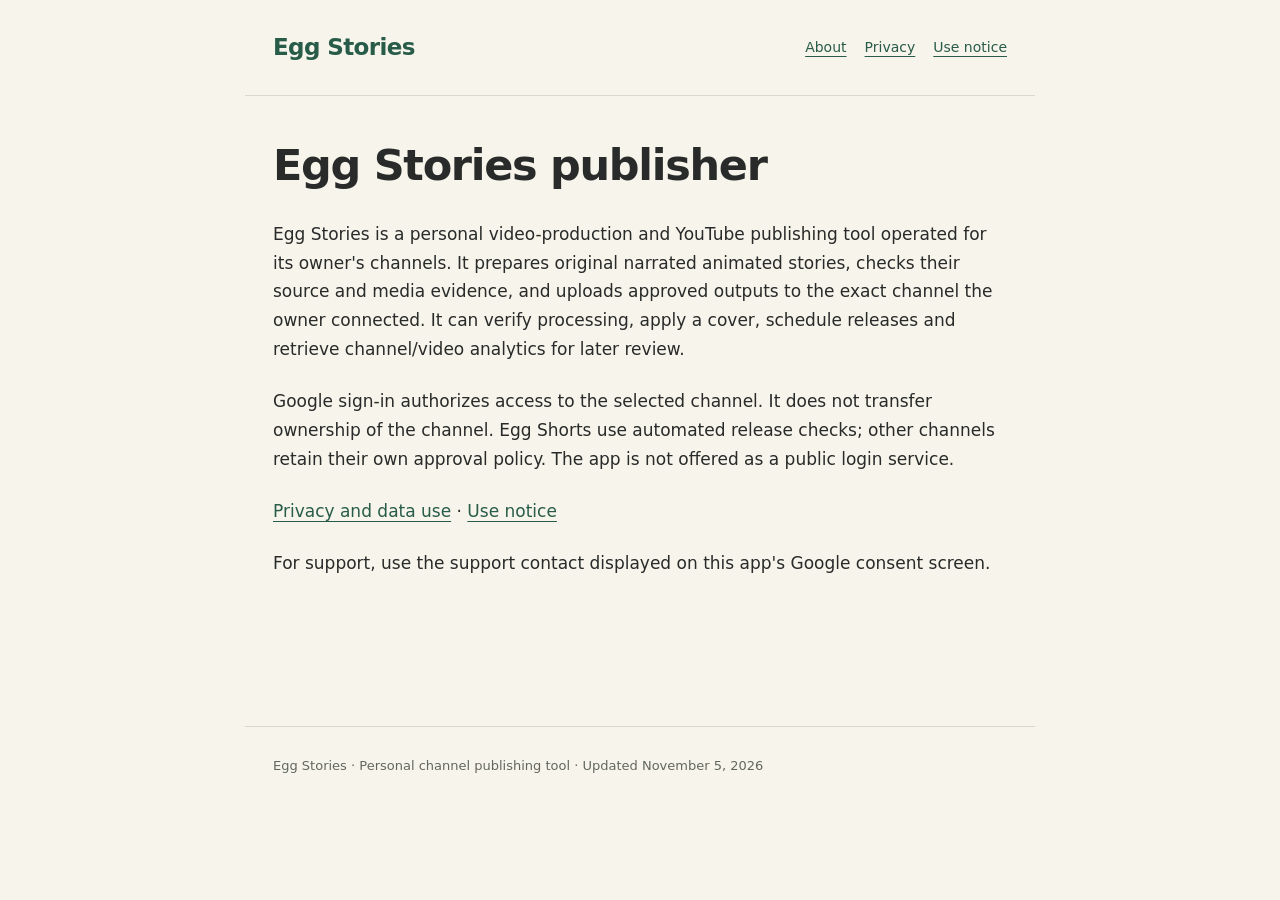
<file: index.html>
<!doctype html>
<html lang="en"><head><meta charset="utf-8"><meta name="viewport" content="width=device-width,initial-scale=1">
<meta http-equiv="Content-Security-Policy" content="default-src 'none'; style-src 'self'; base-uri 'none'; form-action 'none'">
<title>Egg Stories publisher · Egg Stories</title><meta name="description" content="Egg Stories personal YouTube publishing tool: app information, privacy and data use."><link rel="stylesheet" href="style.css"></head>
<body><header><a href="index.html">Egg Stories</a><nav aria-label="App information"><a href="index.html">About</a><a href="privacy.html">Privacy</a><a href="terms.html">Use notice</a></nav></header><main><h1>Egg Stories publisher</h1>
<p>Egg Stories is a personal video-production and YouTube publishing tool operated
for its owner's channels. It prepares original narrated animated stories, checks
their source and media evidence, and uploads approved outputs to the exact channel
the owner connected. It can verify processing, apply a cover, schedule releases
and retrieve channel/video analytics for later review.</p>
<p>Google sign-in authorizes access to the selected channel. It does not transfer
ownership of the channel. Egg Shorts use automated release checks; other channels
retain their own approval policy. The app is not offered as a public login service.</p>
<p><a href="privacy.html">Privacy and data use</a> · <a href="terms.html">Use notice</a></p>
<p>For support, use the support contact displayed on this app's Google consent screen.</p>
</main><footer>Egg Stories · Personal channel publishing tool · Updated November 5, 2026</footer></body></html>
</file>
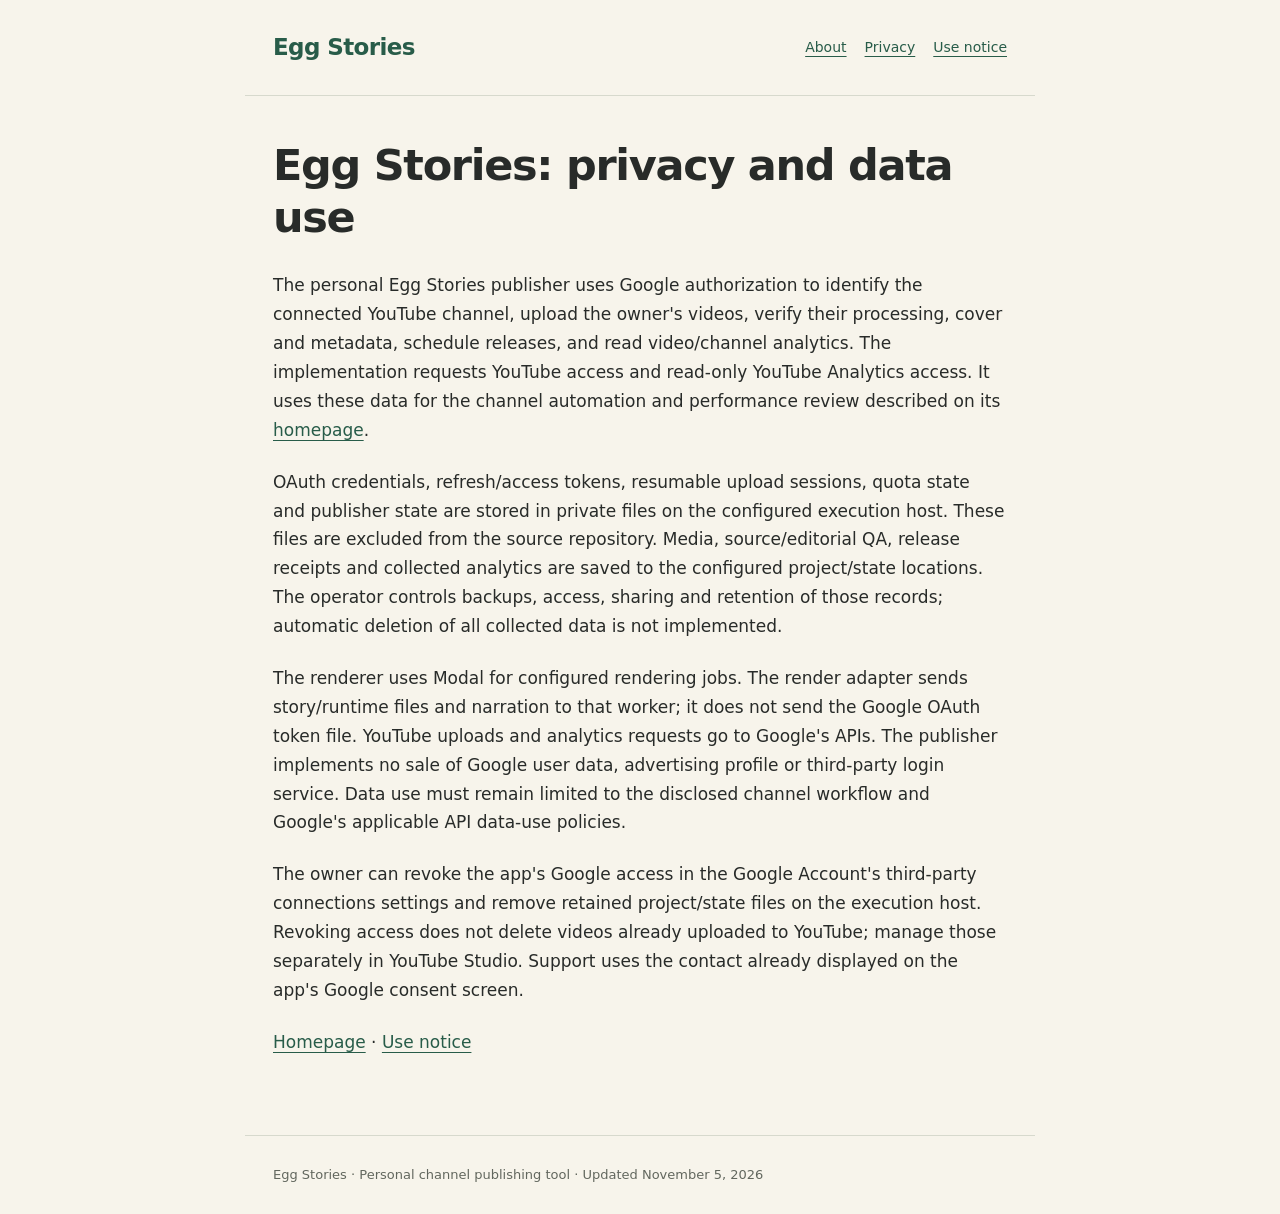
<file: privacy.html>
<!doctype html>
<html lang="en"><head><meta charset="utf-8"><meta name="viewport" content="width=device-width,initial-scale=1">
<meta http-equiv="Content-Security-Policy" content="default-src 'none'; style-src 'self'; base-uri 'none'; form-action 'none'">
<title>Privacy and data use · Egg Stories</title><meta name="description" content="Egg Stories personal YouTube publishing tool: app information, privacy and data use."><link rel="stylesheet" href="style.css"></head>
<body><header><a href="index.html">Egg Stories</a><nav aria-label="App information"><a href="index.html">About</a><a href="privacy.html">Privacy</a><a href="terms.html">Use notice</a></nav></header><main><h1>Egg Stories: privacy and data use</h1>
<p>The personal Egg Stories publisher uses Google authorization to identify the
connected YouTube channel, upload the owner's videos, verify their processing,
cover and metadata, schedule releases, and read video/channel analytics. The
implementation requests YouTube access and read-only YouTube Analytics access.
It uses these data for the channel automation and performance review described
on its <a href="index.html">homepage</a>.</p>
<p>OAuth credentials, refresh/access tokens, resumable upload sessions, quota state
and publisher state are stored in private files on the configured execution host.
These files are excluded from the source repository. Media, source/editorial QA,
release receipts and collected analytics are saved to the configured project/state
locations. The operator controls backups, access, sharing and retention of those
records; automatic deletion of all collected data is not implemented.</p>
<p>The renderer uses Modal for configured rendering jobs. The render adapter sends
story/runtime files and narration to that worker; it does not send the Google
OAuth token file. YouTube uploads and analytics requests go to Google's APIs.
The publisher implements no sale of Google user data, advertising profile or
third-party login service. Data use must remain limited to the disclosed channel
workflow and Google's applicable API data-use policies.</p>
<p>The owner can revoke the app's Google access in the Google Account's third-party
connections settings and remove retained project/state files on the execution
host. Revoking access does not delete videos already uploaded to YouTube; manage
those separately in YouTube Studio. Support uses the contact already displayed
on the app's Google consent screen.</p>
<p><a href="index.html">Homepage</a> · <a href="terms.html">Use notice</a></p>
</main><footer>Egg Stories · Personal channel publishing tool · Updated November 5, 2026</footer></body></html>
</file>
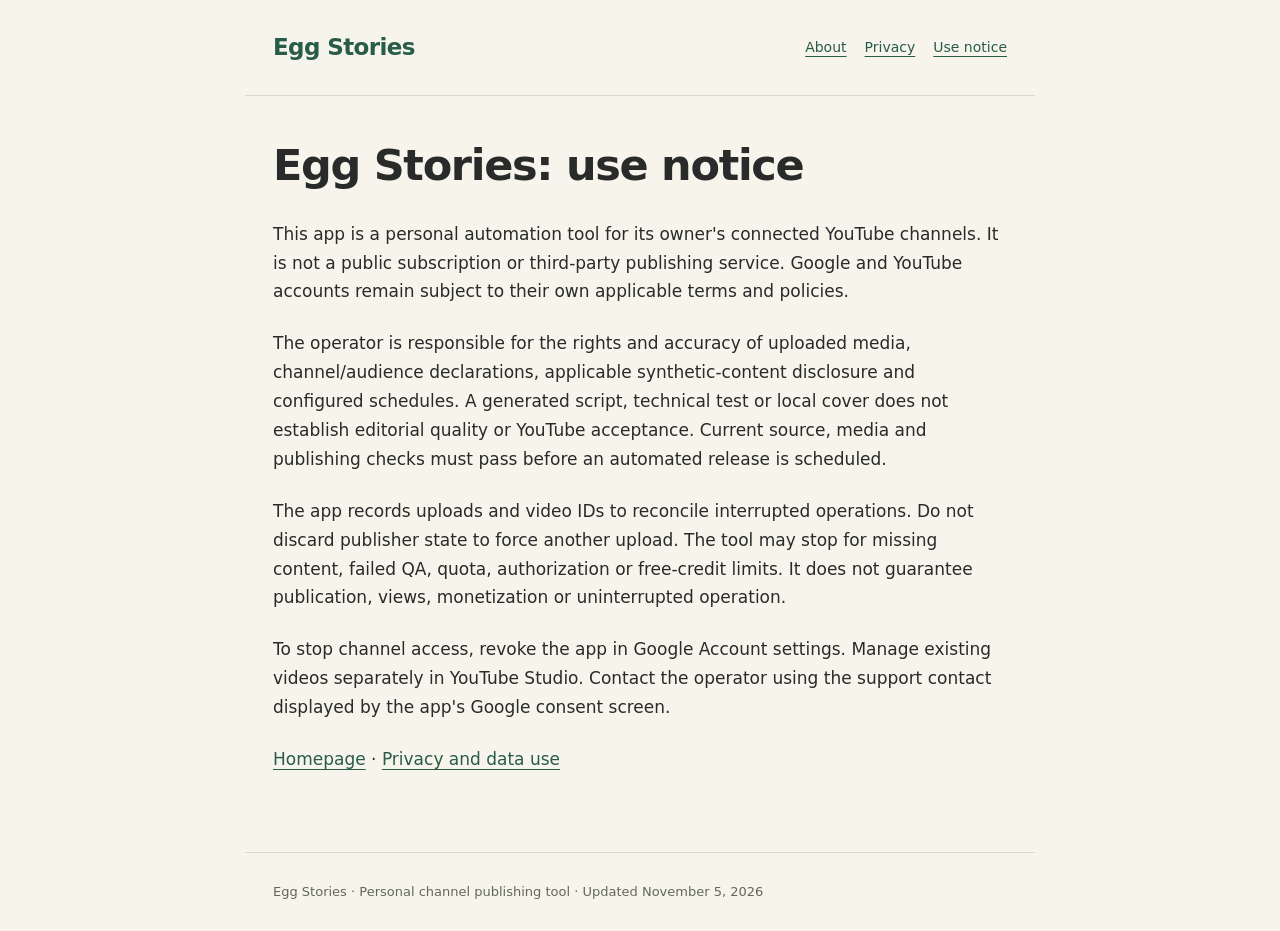
<file: terms.html>
<!doctype html>
<html lang="en"><head><meta charset="utf-8"><meta name="viewport" content="width=device-width,initial-scale=1">
<meta http-equiv="Content-Security-Policy" content="default-src 'none'; style-src 'self'; base-uri 'none'; form-action 'none'">
<title>Use notice · Egg Stories</title><meta name="description" content="Egg Stories personal YouTube publishing tool: app information, privacy and data use."><link rel="stylesheet" href="style.css"></head>
<body><header><a href="index.html">Egg Stories</a><nav aria-label="App information"><a href="index.html">About</a><a href="privacy.html">Privacy</a><a href="terms.html">Use notice</a></nav></header><main><h1>Egg Stories: use notice</h1>
<p>This app is a personal automation tool for its owner's connected YouTube channels.
It is not a public subscription or third-party publishing service. Google and
YouTube accounts remain subject to their own applicable terms and policies.</p>
<p>The operator is responsible for the rights and accuracy of uploaded media,
channel/audience declarations, applicable synthetic-content disclosure and
configured schedules. A generated script, technical test or local cover does not
establish editorial quality or YouTube acceptance. Current source, media and
publishing checks must pass before an automated release is scheduled.</p>
<p>The app records uploads and video IDs to reconcile interrupted operations.
Do not discard publisher state to force another upload. The tool may stop for
missing content, failed QA, quota, authorization or free-credit limits. It does
not guarantee publication, views, monetization or uninterrupted operation.</p>
<p>To stop channel access, revoke the app in Google Account settings. Manage existing
videos separately in YouTube Studio. Contact the operator using the support
contact displayed by the app's Google consent screen.</p>
<p><a href="index.html">Homepage</a> · <a href="privacy.html">Privacy and data use</a></p>
</main><footer>Egg Stories · Personal channel publishing tool · Updated November 5, 2026</footer></body></html>
</file>
<file: style.css>
*{box-sizing:border-box}body{margin:0;background:#f7f4eb;color:#282b29;font:17px/1.7 system-ui,sans-serif}header,main,footer{max-width:790px;margin:auto;padding:28px}header{display:flex;justify-content:space-between;align-items:center;border-bottom:1px solid #d7d9cd;gap:20px}header>a{font-weight:800;font-size:23px;text-decoration:none;letter-spacing:-.6px}nav{display:flex;gap:18px;font-size:14px}a{color:#285c49;text-underline-offset:4px}main{min-height:70vh;padding-top:44px;padding-bottom:55px}h1{font-size:clamp(30px,5vw,43px);line-height:1.2;letter-spacing:-1.3px;margin:0 0 28px}p{margin:0 0 23px}footer{font-size:13px;color:#62675e;border-top:1px solid #d7d9cd}a:focus-visible{outline:3px solid #b47c22;outline-offset:6px}@media(max-width:560px){header{align-items:flex-start;flex-direction:column;padding:24px}main,footer{padding:24px}main{padding-top:35px}nav{gap:22px}}
</file>
